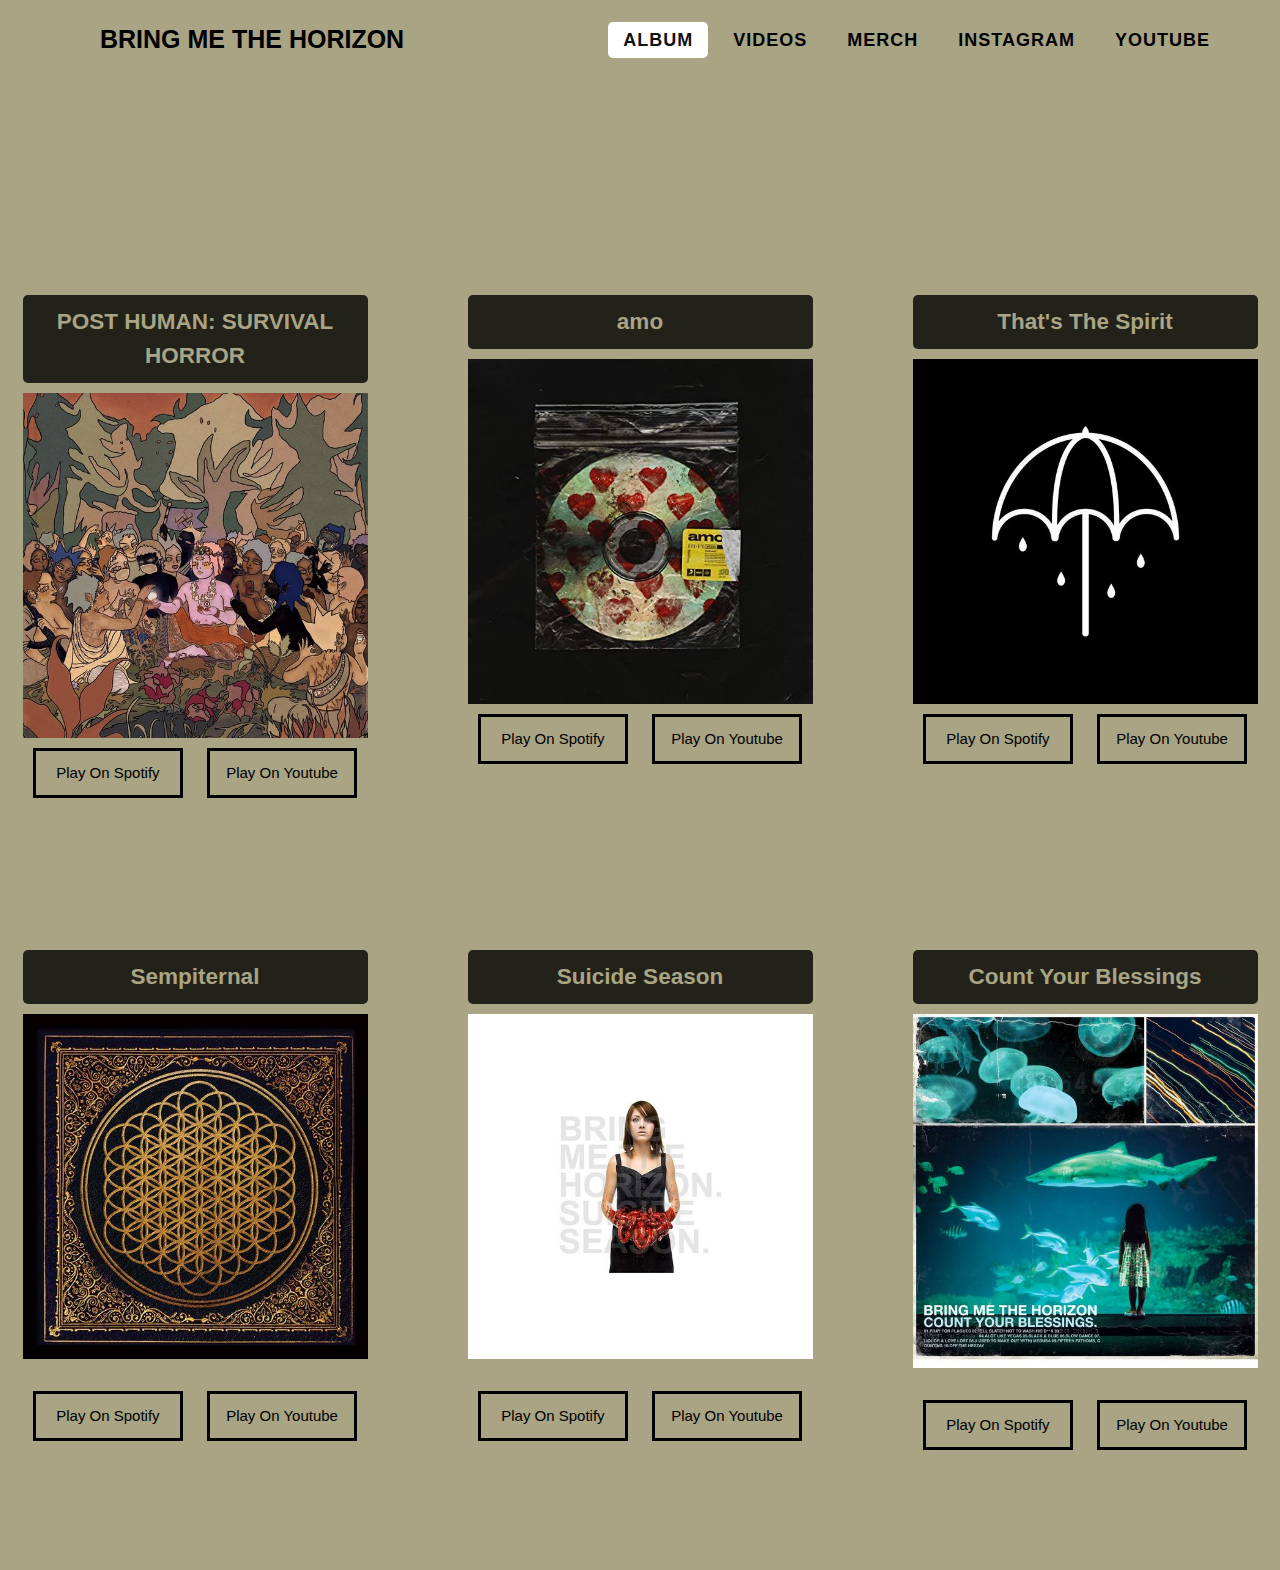
<file: album.html>
<!DOCTYPE html>
<html lang="en">
    <head>
        <meta name="viewport" content="width=device-width, initial-scale=1.0">
        <meta charset="UTF-8">
        <link rel="stylesheet" href="https://www.w3schools.com/w3css/4/w3.css">
        <link rel="stylesheet" href="https://cdnjs.cloudflare.com/ajax/libs/font-awesome/5.15.2/css/all.min.css"/>
        <link href="album.css" rel="stylesheet">
        <link href="https://unpkg.com/boxicons@2.1.4/css/boxicons.min.css" rel="stylesheet">
      <title>Bring Me The Horizon</title>
      </head>
      <body>
          <section>
            <nav>
              <div class="logo"><a href="index.html"><strong>BRING ME THE HORIZON</strong></a></div>
              <input type="checkbox" id="click">
        <label for="click" class="menu-btn">
          <i class="fas fa-bars"></i>
        </label>
            </label>
            <ul>
              <li><a href="album.html"  class="active" ><strong>ALBUM</strong></a></li>
              <li><a href="videos.html" ><strong>VIDEOS</strong></a></li>
              <li><a href="merch.html" ><strong>MERCH</strong></a></li>
              <li><a href="https://www.instagram.com/bringmethehorizon/" target="_blank" ><strong>INSTAGRAM</strong></a></li>
              <li><a href="https://www.youtube.com/@BringMeTheHorizon"  target="_blank"><strong>YOUTUBE</strong></a></li>
            </ul>
          </nav>
        </section>
        <section>
            <div class="container1">
                <div class="block1">
                  <h2 style="font-size: 150%;color: #a8a484;"><strong>POST HUMAN: SURVIVAL HORROR</strong></h2><img class="img1" src="images/album/album1.jpg" width="345">
                  <a href="https://open.spotify.com/album/0e1WaSNDZnoPixaxDNdWo4?si=uWl7GJRuTI2TPV3wVayUzQ" target="_blank"><button class="button2">Play On Spotify</i></button></a>
                  <a href="https://www.youtube.com/watch?v=dcGKVnEbi8E&list=PLdp3KzF76wW-O0C6sP8iFPvwZf6HwIZdh" target="_blank"><button class="button2">Play On Youtube</i></button></a>
                </div>
                <div class="block1">
                  <h2 style="font-size: 150%;color: #a8a484;"><strong>amo</strong></h2><img class="img1" src="images/album/album2.jpg" width="345" height="345">
                  <a href="https://open.spotify.com/album/78bpIziExqiI9qztvNFlQu" target="_blank"><button class="button2">Play On Spotify</i></button></a>
                  <a href="https://www.youtube.com/watch?v=4NMGiwPZxUE&list=PLi8Dls8cfYJkK9wX6BJxbi6Ibq64wZmS-" target="_blank"><button class="button2">Play On Youtube</i></button></a>
                </div>
                <div class="block1 ">
                  <h2 style="font-size: 150%;color: #a8a484;"><strong>That's The Spirit</strong></h2><img class="img1" src="images/album/album3.jpg" width="345">
                  <a href="https://open.spotify.com/album/7FqHuAvmREiIwVXVpZ9ooP?si=qqPCLlqRQdGPD5-HmXAWWw" target="_blank"><button class="button2">Play On Spotify</i></button></a>
                  <a href="https://www.youtube.com/watch?v=5Oc0ja19_GU&list=PLmGqppZSJ9nXHUioh-WAy7ne8I3nP4FOR" target="_blank"><button class="button2">Play On Youtube</i></button></a>
                </div>
              </div>
        </section><br><br><br><br><br><br>
        <section>
            <div class="container1">
                <div class="block1">
                  <h2 style="font-size: 150%; color: #a8a484;"><strong>Sempiternal</strong></h2><img class="img1" src="images/album/album4.jpg" width="345"><br><br>
                  <a href="https://open.spotify.com/album/6IYPmM3xsOPL2XPSvf1ZAz?si=_-w_rZqqTFeg-paFl-s6GA" target="_blank"><button class="button2">Play On Spotify</i></button></a>
                  <a href="https://www.youtube.com/watch?v=H8Wx8GV1Oiw&list=PL91EbznIQz14MZkCRfhvBDtw8_hDfKnyM" target="_blank"><button class="button2">Play On Youtube</i></button></a>
                </div>
                <div class="block1">
                  <h2 style="font-size: 150%;color: #a8a484;"><strong>Suicide Season</strong></h2><img class="img1" src="images/album/album5.jpg" width="345" height="345"><br><br>
                  <a href="https://open.spotify.com/album/5IEoiwkThhRmSMBANhpxl2" target="_blank"><button class="button2">Play On Spotify</i></button></a>
                  <a href="https://www.youtube.com/watch?v=e8ieb7p-PvU&list=PLZeQC7DpBTwTct15LOwcaCM2IQddDIC7n" target="_blank"><button class="button2">Play On Youtube</i></button></a>
                </div>
                <div class="block1 ">
                  <h2 style="font-size: 150%;color: #a8a484;"><strong>Count Your Blessings</strong></h2><img class="img1" src="images/album/album6.jpg" width="345"><br><br>
                  <a href="https://open.spotify.com/album/2nR7caQtvqs3f4O3lTrjwc?si=LI8dRGFfTGOdxh4RzZMKFg" target="_blank"><button class="button2">Play On Spotify</i></button></a>
                  <a href="https://www.youtube.com/watch?v=4E8zqwFW5yE&list=PLQCKv0o_831fWs2EvKceV-6B9fj6v-ZOf" target="_blank"><button class="button2">Play On Youtube</i></button></a>
                </div>
              </div>
        </section><br><br><br><br><br><br><br><br><br><br><br><br><br><br>
    </body>
</html>
</file>
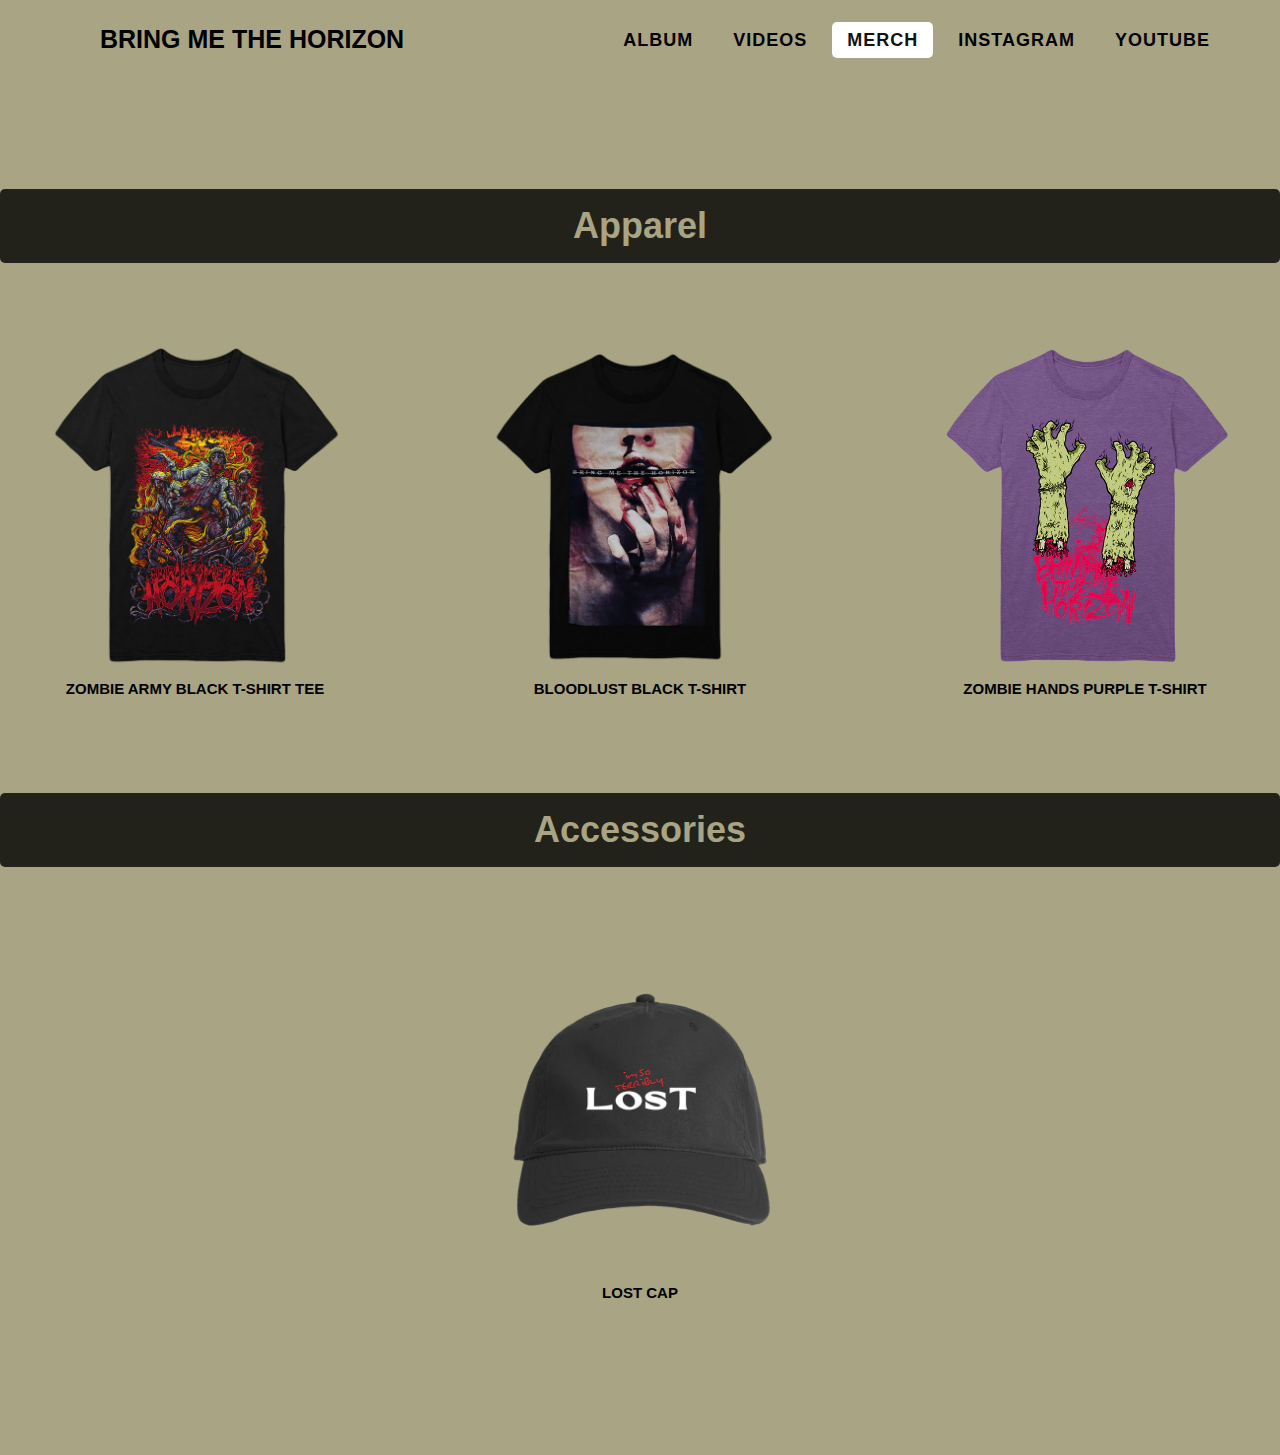
<file: merch.html>
<!DOCTYPE html>
<html lang="en">
    <head>
        <meta name="viewport" content="width=device-width, initial-scale=1.0">
        <meta charset="UTF-8">
        <link rel="stylesheet" href="https://www.w3schools.com/w3css/4/w3.css">
        <link rel="stylesheet" href="https://cdnjs.cloudflare.com/ajax/libs/font-awesome/5.15.2/css/all.min.css"/>
        <link href="merch.css" rel="stylesheet">
        <link href="https://unpkg.com/boxicons@2.1.4/css/boxicons.min.css" rel="stylesheet">
      <title>Bring Me The Horizon</title>
      </head>
      <body>
          <section>
            <nav>
              <div class="logo"><a href="index.html"><strong>BRING ME THE HORIZON</strong></a></div>
              <input type="checkbox" id="click">
        <label for="click" class="menu-btn">
          <i class="fas fa-bars"></i>
        </label>
            </label>
            <ul>
              <li><a href="album.html" ><strong>ALBUM</strong></a></li>
              <li><a href="videos.html" ><strong>VIDEOS</strong></a></li>
              <li><a href="merch.html"   class="active" ><strong>MERCH</strong></a></li>
              <li><a href="https://www.instagram.com/bringmethehorizon/" target="_blank" ><strong>INSTAGRAM</strong></a></li>
              <li><a href="https://www.youtube.com/@BringMeTheHorizon " target="_blank"><strong>YOUTUBE</strong></a></li>
            </ul>
          </nav>
        </section>
        <section>
        <section style="padding-top: 11vh;">
            <section>
                <h1><strong>Apparel</strong></h1>
                <div class="container1"> 
                    <div class="block1">
                      <img class="img1" src="images/apparel/apparel1.png" width="345">
                      <a href="https://shop.bmthofficial.com/collections/merch" target="_blank"><strong>ZOMBIE ARMY BLACK T-SHIRT
                        TEE</strong></a>
                    </div>
                    <div class="block1">
                      <img class="img1" src="images/apparel/apparel2.png" width="345" height="345">
                        <a href="https://shop.bmthofficial.com/collections/merch" target="_blank"><strong>BLOODLUST BLACK T-SHIRT</strong></a>
                    </div>
                    <div class="block1 ">
                      <img class="img1" src="images/apparel/apparel3.png" width="345">
                      <a href="https://shop.bmthofficial.com/collections/merch" target="_blank"><strong>ZOMBIE HANDS PURPLE T-SHIRT</strong></a>
                    </div>
                  </div>
            </section>
            <h1><strong>Accessories</strong></h1>
            <section>
                <div class="container1">
                    <div class="block1">
                      <img class="img1" src="images/Acces/acc1.png" width="345">
                      <a href="https://shop.bmthofficial.com/collections/merch" target="_blank"><strong>LOST CAP</strong></a>
                    </div>
                  </div>
            </section>
        </section><br><br><br>
    </body>
</html>
</file>
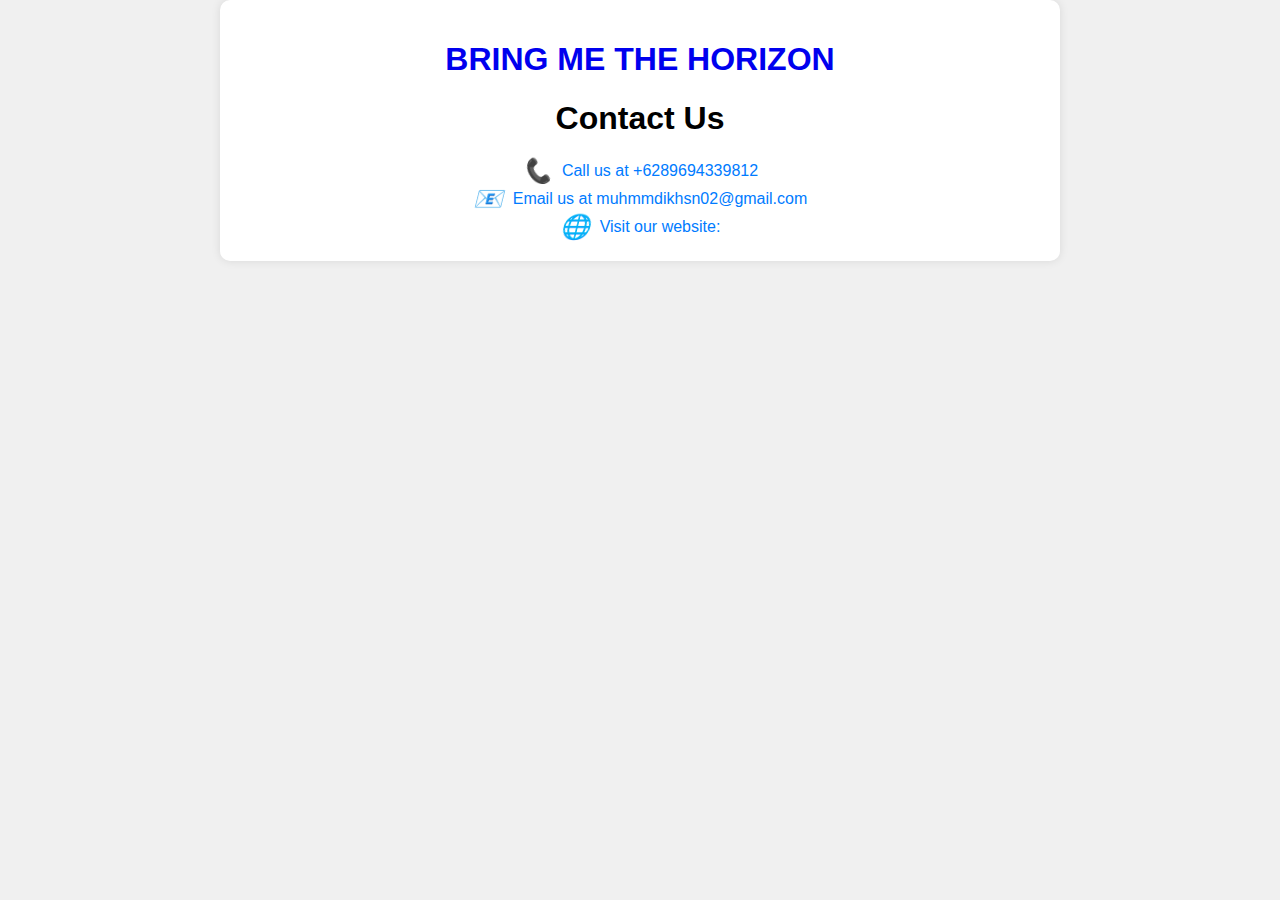
<file: privacyPolicy.html>
<!DOCTYPE html>
<html lang="en">
<head>
    <meta charset="UTF-8">
    <meta name="viewport" content="width=device-width, initial-scale=1.0">
    <title>Contact Us</title>
    <style>
        body {
            font-family: Arial, sans-serif;
            background-color: #f0f0f0;
            margin: 0;
            padding: 0;
        }
        .container {
            max-width: 800px;
            margin: 0 auto;
            padding: 20px;
            background-color: white;
            border-radius: 10px;
            box-shadow: 0 0 10px rgba(0, 0, 0, 0.1);
        }
        h1 {
            text-align: center;
            margin-bottom: 20px;
        }
        .contact-info {
            display: flex;
            align-items: center;
            justify-content: center;
        }
        .contact-icon {
            font-size: 24px;
            margin-right: 10px;
        }
        .contact-link {
            color: #007bff;
            text-decoration: none;
        }
    </style>
</head>
<body>
    <div class="container">
        <a href="index.html" style="text-decoration: none;"><h1 style="text-align: center;"><strong>BRING ME THE HORIZON</strong></h1></a>
        <h1>Contact Us</h1>
        <div class="contact-info">
            <i class="contact-icon">📞</i>
            <a class="contact-link" href="tel:+123456789">Call us at +6289694339812</a>
        </div>
        <div class="contact-info">
            <i class="contact-icon">📧</i>
            <a class="contact-link" href="mailto:info@example.com">Email us at muhmmdikhsn02@gmail.com</a>
        </div>
        <div class="contact-info">
            <i class="contact-icon">🌐</i>
            <a class="contact-link" href="" target="_blank">Visit our website: </a>
        </div>
    </div>
</body>
</html>
</file>
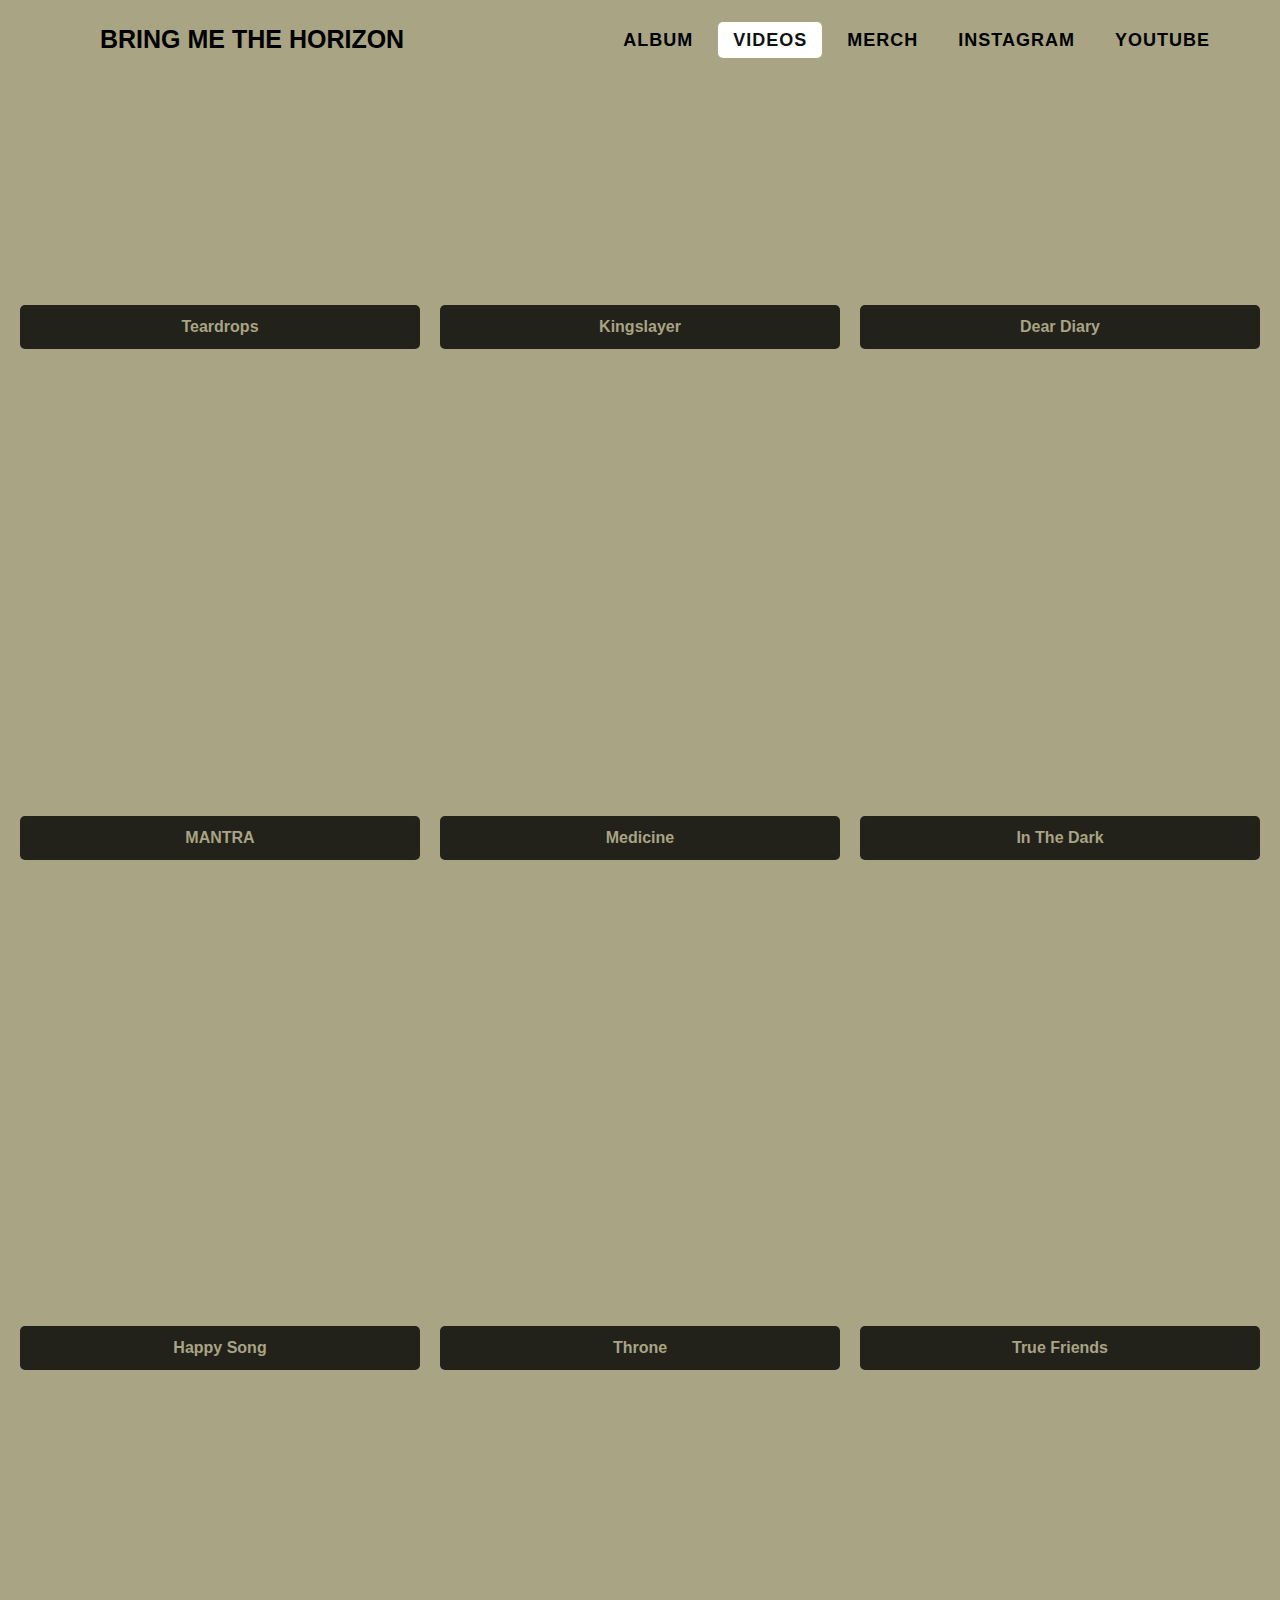
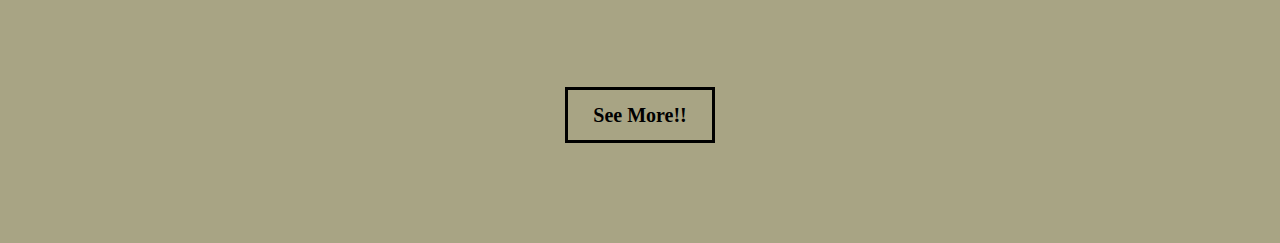
<file: videos.html>
<!DOCTYPE html>
<html lang="en">
    <head>
        <meta name="viewport" content="width=device-width, initial-scale=1.0">
        <meta charset="UTF-8">
        <link rel="stylesheet" href="https://www.w3schools.com/w3css/4/w3.css">
        <link rel="stylesheet" href="https://cdnjs.cloudflare.com/ajax/libs/font-awesome/5.15.2/css/all.min.css"/>
        <link href="videos.css" rel="stylesheet">
        <link href="https://unpkg.com/boxicons@2.1.4/css/boxicons.min.css" rel="stylesheet">
      <title>Bring Me The Horizon</title>
      </head>
      <body>
          <section>
            <nav>
              <div class="logo"><a href="index.html"><strong>BRING ME THE HORIZON</strong></a></div>
              <input type="checkbox" id="click">
        <label for="click" class="menu-btn">
          <i class="fas fa-bars"></i>
        </label>
            </label>
            <ul>
              <li><a href="album.html" ><strong>ALBUM</strong></a></li>
              <li><a href="videos.html"  class="active"><strong>VIDEOS</strong></a></li>
              <li><a href="merch.html" ><strong>MERCH</strong></a></li>
              <li><a href="https://www.instagram.com/bringmethehorizon/" target="_blank"><strong>INSTAGRAM</strong></a></li>
              <li><a href="https://www.youtube.com/@BringMeTheHorizon" target="_blank" ><strong>YOUTUBE</strong></a></li>
            </ul>
          </nav>
        </section>
        <section style="padding-top: 25vh;">
            <div class="container1">
                <div class="video-container">
                    <p class="video-text" style="color: #a8a484;">Teardrops</p>
                    <iframe width="400" height="225" src="https://www.youtube.com/embed/iKhHd9ySXEw" title="YouTube video player" frameborder="0" allow="accelerometer; autoplay; clipboard-write; encrypted-media; gyroscope; picture-in-picture; web-share" allowfullscreen></iframe>
                </div>
                <div class="video-container">
                    <p class="video-text" style="color: #a8a484;">Kingslayer</p>
                    <iframe width="400" height="225" src="https://www.youtube.com/embed/INnieyJ_QPE" title="YouTube video player" frameborder="0" allow="accelerometer; autoplay; clipboard-write; encrypted-media; gyroscope; picture-in-picture; web-share" allowfullscreen></iframe>
                </div>
                <div class="video-container">
                    <p class="video-text" style="color: #a8a484;">Dear Diary</p>
                    <iframe width="400" height="225" src="https://www.youtube.com/embed/V3Pp4IGPebg" title="YouTube video player" frameborder="0" allow="accelerometer; autoplay; clipboard-write; encrypted-media; gyroscope; picture-in-picture; web-share" allowfullscreen></iframe>
                </div>
            </div>
        </section>        
        <section style="padding-top: 25vh;">
            <div class="container1">
                <div class="video-container">
                    <p class="video-text" style="color: #a8a484;">MANTRA</p>
                    <iframe width="400" height="225" src="https://www.youtube.com/embed/khXYDXeMX_0" title="YouTube video player" frameborder="0" allow="accelerometer; autoplay; clipboard-write; encrypted-media; gyroscope; picture-in-picture; web-share" allowfullscreen></iframe>
                </div>
                <div class="video-container">
                    <p class="video-text" style="color: #a8a484;">Medicine</p>
                    <iframe width="400" height="225" src="https://www.youtube.com/embed/aENGS-kjKhk" title="YouTube video player" frameborder="0" allow="accelerometer; autoplay; clipboard-write; encrypted-media; gyroscope; picture-in-picture; web-share" allowfullscreen></iframe>
                </div>
                <div class="video-container">
                    <p class="video-text" style="color: #a8a484;">In The Dark</p>
                    <iframe width="400" height="225" src="https://www.youtube.com/embed/hjcwDW3fC58" title="YouTube video player" frameborder="0" allow="accelerometer; autoplay; clipboard-write; encrypted-media; gyroscope; picture-in-picture; web-share" allowfullscreen></iframe>
                </div>
            </div>
        </section>
        <section style="padding-top: 25vh;">
            <div class="container1">
                <div class="video-container">
                    <p class="video-text" style="color: #a8a484;">Happy Song</p>
                    <iframe width="400" height="225" src="https://www.youtube.com/embed/GBRAnuT48qo" title="YouTube video player" frameborder="0" allow="accelerometer; autoplay; clipboard-write; encrypted-media; gyroscope; picture-in-picture; web-share" allowfullscreen></iframe>
                </div>
                <div class="video-container">
                    <p class="video-text" style="color: #a8a484;">Throne</p>
                    <iframe width="400" height="225" src="https://www.youtube.com/embed/Ow_qI_F2ZJI" title="YouTube video player" frameborder="0" allow="accelerometer; autoplay; clipboard-write; encrypted-media; gyroscope; picture-in-picture; web-share" allowfullscreen></iframe>
                </div>
                <div class="video-container">
                    <p class="video-text" style="color: #a8a484;">True Friends</p>
                    <iframe width="400" height="225" src="https://www.youtube.com/embed/BpmJh2CjSIA" title="YouTube video player" frameborder="0" allow="accelerometer; autoplay; clipboard-write; encrypted-media; gyroscope; picture-in-picture; web-share" allowfullscreen></iframe>
                </div>
            </div>
        </section><br><br>
        <div class="but-cen">
            <a href="https://www.youtube.com/@BringMeTheHorizon/videos" target="_blank">
                <button class="button2"><i class="fa fa-youtube-play">See More!!</i></button>
            </a>
        </div>
    </body><br><br><br><br>
</html>
</file>
<file: album.css>
body{
  background-color: #a8a484
}
@import url('https://fonts.googleapis.com/css2?family=Poppins:wght@200;300;400;500;600;700&display=swap');
*{
  margin: 0;
  padding: 0;
  box-sizing: border-box;
  font-family: 'Poppins', sans-serif;
} 
nav{
  display: flex;
  height: 80px;
  width: 100%;
  background: #a8a484;
  align-items: center;
  justify-content: space-between;
  padding: 0 50px 0 100px;
  flex-wrap: wrap;
}
nav .logo{
  color: #000000;
  font-size: 25px;
  font-weight: 600;
}
nav ul{
  display: flex;
  flex-wrap: wrap;
  list-style: none;
}
nav ul li{
  margin: 0 5px;
}
nav ul li a{
  color: #000000;
  text-decoration: none;
  font-size: 18px;
  font-weight: 500;
  padding: 8px 15px;
  border-radius: 5px;
  letter-spacing: 1px;
  transition: all 0.3s ease;
}
nav ul li a.active,
nav ul li a:hover{
  color: #111;
  background: #fff;
}
nav .menu-btn i{
  color: #fff;
  font-size: 22px;
  cursor: pointer;
  display: none;
}
input[type="checkbox"]{
  display: none;
}
  #body {
    margin-top: 100px;
  }
  .container1 {
	display: flex;
	flex-direction: row;
	justify-content: center;
	align-items: center;
	padding-bottom: 50px;
	margin-top: 20px;
  }
  .block1 {
    padding-top: 15vh;
    width: 350px;
    height: 350px;
    margin-bottom: 25px;
    background-color: #a8a484;
    margin: 50px;
    text-align: center; /* Center align for inline content like buttons */
  }
  .block1 h2{
	text-align: center;
	margin-top: 10px;
	font-size: 18px;
	color: black;
	align-items: center;
  }
  a{
    text-decoration: none;
  }
  .button2 {
    display: inline-block; /* Display buttons inline */
    margin: 10px; /* Add some space between buttons */
    background-color: #a8a484;
    color: rgb(0, 0, 0);
    padding: 10px 5px;
    width: 150px;
    height: 50px;
    text-decoration: none;
    font-size: 15px;
    cursor: pointer;
    border: 3px solid #000000;
    text-align: center;
    align-items: center; /* Center the text within the button */
  }
  
  .button2:hover {
    background-color: black;
    color: #a8a484;
    transition: background-color 1s, color 1s; /* Transition both background-color and color */
  }
  h2{
    background-color: rgba(0, 0, 0, 0.8);
    color: white;
    padding: 10px 20px;
    border-radius: 5px;
    margin-bottom: 10px;
  }
  @media (max-width: 1000px){
    nav{
      padding: 0 40px 0 50px;
    }
  }
  @media (max-width: 920px) {
    nav .menu-btn i{
      display: block;
    }
    #click:checked ~ .menu-btn i:before{
      content: "\f00d";
    }
    nav ul{
      position: fixed;
      top: 80px;
      left: -100%;
      background: #a8a484;
      height: 100vh;
      width: 100%;
      text-align: center;
      display: block;
      transition: all 0.3s ease;
    }
    #click:checked ~ ul{
      left: 0;
    }
    nav ul li{
      width: 100%;
      margin: 40px 0;
    }
    nav ul li a{
      width: 100%;
      margin-left: -100%;
      display: block;
      font-size: 20px;
      transition: 0.6s cubic-bezier(0.68, -0.55, 0.265, 1.55);
    }
    #click:checked ~ ul li a{
      margin-left: 0px;
    }
    nav ul li a.active,
    nav ul li a:hover{
      background: none;
      color: rgb(246, 241, 241);
    }
  .content{
    position: absolute;
    top: 50%;
    left: 50%;
    transform: translate(-50%, -50%);
    text-align: center;
    z-index: -1;
    width: 100%;
    padding: 0 30px;
    color: #1b1b1b;
  }
  .content div{
    font-size: 40px;
    font-weight: 700;
  }
    .container1 {
      display: flex;
      flex-direction: column;
      justify-content: center;
      align-items: center;
      padding-bottom: 50px;
      margin-top: 20px;
      }
      .container2 {
        display: flex;
      flex-direction: column;
      justify-content: center;
      align-items: center;
      padding-bottom: 50px;
      margin-top: 20px;
      }
      .button2 {
        display: flex;
        margin: 10px;
        width: 80%; /* Adjust the width to fit within the container */
        height: auto;
        margin-top: 15px; /* Add margin to the top of the button */
      }
    }
</file>
<file: merch.css>
body{
  background-color: #a8a484
}
@import url('https://fonts.googleapis.com/css2?family=Poppins:wght@200;300;400;500;600;700&display=swap');
*{
  margin: 0;
  padding: 0;
  box-sizing: border-box;
  font-family: 'Poppins', sans-serif;
} 
nav{
  display: flex;
  height: 80px;
  width: 100%;
  background: #a8a484;
  align-items: center;
  justify-content: space-between;
  padding: 0 50px 0 100px;
  flex-wrap: wrap;
}
nav .logo{
  color: #000000;
  font-size: 25px;
  font-weight: 600;
}
nav ul{
  display: flex;
  flex-wrap: wrap;
  list-style: none;
}
nav ul li{
  margin: 0 5px;
}
nav ul li a{
  color: #000000;
  text-decoration: none;
  font-size: 18px;
  font-weight: 500;
  padding: 8px 15px;
  border-radius: 5px;
  letter-spacing: 1px;
  transition: all 0.3s ease;
}
nav ul li a.active,
nav ul li a:hover{
  color: #111;
  background: #fff;
}
nav .menu-btn i{
  color: #fff;
  font-size: 22px;
  cursor: pointer;
  display: none;
}
input[type="checkbox"]{
  display: none;
}
#body {
  margin-top: 100px;
}
.container1 {
	display: flex;
	flex-direction: row;
	justify-content: center;
	align-items: center;
	padding-bottom: 50px;
	margin-top: 20px;
  }
  .block1 {
    width: 350px;
    height: 350px;
    margin-bottom: 25px;
    background-color: #a8a484;
    margin: 50px;
    text-align: center; /* Center align for inline content like buttons */
  }
  .block1 h2{
	text-align: center;
	margin-top: 10px;
	font-size: 18px;
	color: black;
	align-items: center;
  }
  h1{
    text-align: center;
    background-color: rgba(0, 0, 0, 0.8);
    color: #a8a484;
    padding: 10px 20px;
    border-radius: 5px;
    margin-bottom: 10px;
  }
  a{
    text-decoration: none;
  }
  @media (max-width: 1000px){
    nav{
      padding: 0 40px 0 50px;
    }
  }
  @media (max-width: 920px) {
    nav .menu-btn i{
      display: block;
    }
    #click:checked ~ .menu-btn i:before{
      content: "\f00d";
    }
    nav ul{
      position: fixed;
      top: 80px;
      left: -100%;
      background: #a8a484;
      height: 100vh;
      width: 100%;
      text-align: center;
      display: block;
      transition: all 0.3s ease;
    }
    #click:checked ~ ul{
      left: 0;
    }
    nav ul li{
      width: 100%;
      margin: 40px 0;
    }
    nav ul li a{
      width: 100%;
      margin-left: -100%;
      display: block;
      font-size: 20px;
      transition: 0.6s cubic-bezier(0.68, -0.55, 0.265, 1.55);
    }
    #click:checked ~ ul li a{
      margin-left: 0px;
    }
    nav ul li a.active,
    nav ul li a:hover{
      background: none;
      color: rgb(246, 241, 241);
    }
  .content{
    position: absolute;
    top: 50%;
    left: 50%;
    transform: translate(-50%, -50%);
    text-align: center;
    z-index: -1;
    width: 100%;
    padding: 0 30px;
    color: #1b1b1b;
  }
  .content div{
    font-size: 40px;
    font-weight: 700;
  }
    .container1 {
      display: flex;
      flex-direction: column;
      justify-content: center;
      align-items: center;
      padding-bottom: 50px;
      margin-top: 20px;
      }
      .container2 {
        display: flex;
      flex-direction: column;
      justify-content: center;
      align-items: center;
      padding-bottom: 50px;
      margin-top: 20px;
      }
  }
</file>
<file: videos.css>
body{
  background-color: #a8a484
}
@import url('https://fonts.googleapis.com/css2?family=Poppins:wght@200;300;400;500;600;700&display=swap');
*{
  margin: 0;
  padding: 0;
  box-sizing: border-box;
  font-family: 'Poppins', sans-serif;
} 
nav{
  display: flex;
  height: 80px;
  width: 100%;
  background: #a8a484;
  align-items: center;
  justify-content: space-between;
  padding: 0 50px 0 100px;
  flex-wrap: wrap;
}
nav .logo{
  color: #000000;
  font-size: 25px;
  font-weight: 600;
}
nav ul{
  display: flex;
  flex-wrap: wrap;
  list-style: none;
}
nav ul li{
  margin: 0 5px;
}
nav ul li a{
  color: #000000;
  text-decoration: none;
  font-size: 18px;
  font-weight: 500;
  padding: 8px 15px;
  border-radius: 5px;
  letter-spacing: 1px;
  transition: all 0.3s ease;
}
nav ul li a.active,
nav ul li a:hover{
  color: #111;
  background: #fff;
}
nav .menu-btn i{
  color: #fff;
  font-size: 22px;
  cursor: pointer;
  display: none;
}
input[type="checkbox"]{
  display: none;
}
  .container1 {
    display: flex;
    justify-content: center;
    align-items: center;
    gap: 20px;
}

.video-container {
    text-align: center;
}

.video-text {
    background-color: rgba(0, 0, 0, 0.8);
    color: white;
    padding: 10px 20px;
    font-size: 16px;
    border-radius: 5px;
    margin-bottom: 10px; /* Adjust as needed */
}
.button2 { /* Display buttons inline */
    margin: 10px; /* Add some space between buttons */
    background-color: #a8a484;
    color: rgb(0, 0, 0);
    padding: 10px 5px;
    width: 150px;
    text-decoration: none;
    font-size: 20px;
    cursor: pointer;
    border: 3px solid #000000;
    text-align: center;
    align-items: center;
    justify-content: center; /* Center the text within the button */
  }
  
  .button2:hover {
    background-color: black;
    color: #a8a484;
    transition: background-color 1s, color 1s; /* Transition both background-color and color */
  }
  a{
    text-decoration: none;
  }
    .button-container {
        text-align: center;
        margin-top: 20px; /* Add spacing between videos and the button */
        justify-content: center;
        align-items: center;
    }
    .but-cen {
        text-align: center;
        margin-top: 20px; /* Add spacing between videos and the button */
    }
    p{
      font-weight: bold;
    }
    @media (max-width: 1000px){
      nav{
        padding: 0 40px 0 50px;
      }
    }
    @media (max-width: 920px) {
      nav .menu-btn i{
        display: block;
      }
      #click:checked ~ .menu-btn i:before{
        content: "\f00d";
      }
      nav ul{
        position: fixed;
        top: 80px;
        left: -100%;
        background: #a8a484;
        height: 100vh;
        width: 100%;
        text-align: center;
        display: block;
        transition: all 0.3s ease;
      }
      #click:checked ~ ul{
        left: 0;
      }
      nav ul li{
        width: 100%;
        margin: 40px 0;
      }
      nav ul li a{
        width: 100%;
        margin-left: -100%;
        display: block;
        font-size: 20px;
        transition: 0.6s cubic-bezier(0.68, -0.55, 0.265, 1.55);
      }
      #click:checked ~ ul li a{
        margin-left: 0px;
      }
      nav ul li a.active,
      nav ul li a:hover{
        background: none;
        color: rgb(246, 241, 241);
      }
    .content{
      position: absolute;
      top: 50%;
      left: 50%;
      transform: translate(-50%, -50%);
      text-align: center;
      z-index: -1;
      width: 100%;
      padding: 0 30px;
      color: #1b1b1b;
    }
    .content div{
      font-size: 40px;
      font-weight: 700;
    }
      .container1 {
        display: flex;
        flex-direction: column;
        justify-content: center;
        align-items: center;
        padding-bottom: 50px;
        margin-top: 20px;
        }
        .container2 {
          display: flex;
        flex-direction: column;
        justify-content: center;
        align-items: center;
        padding-bottom: 50px;
        margin-top: 20px;
        }
    }
</file>
